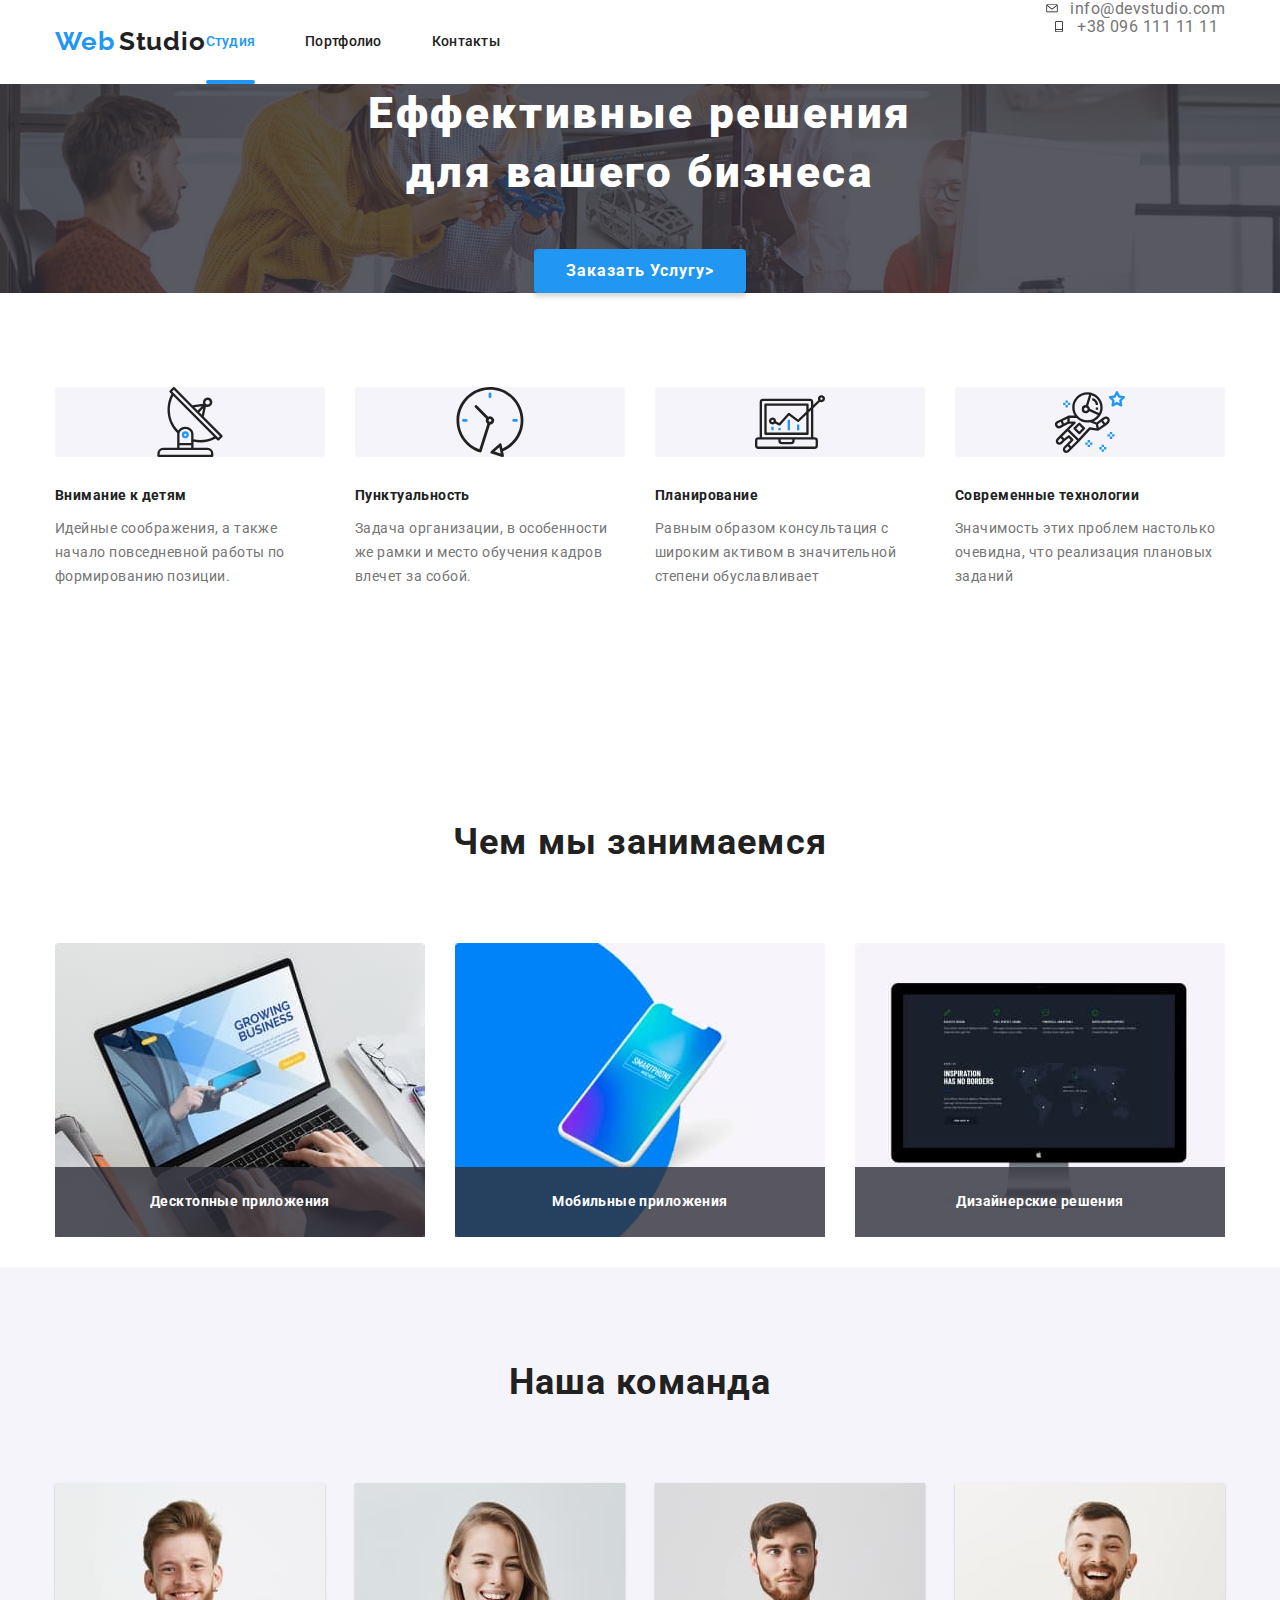
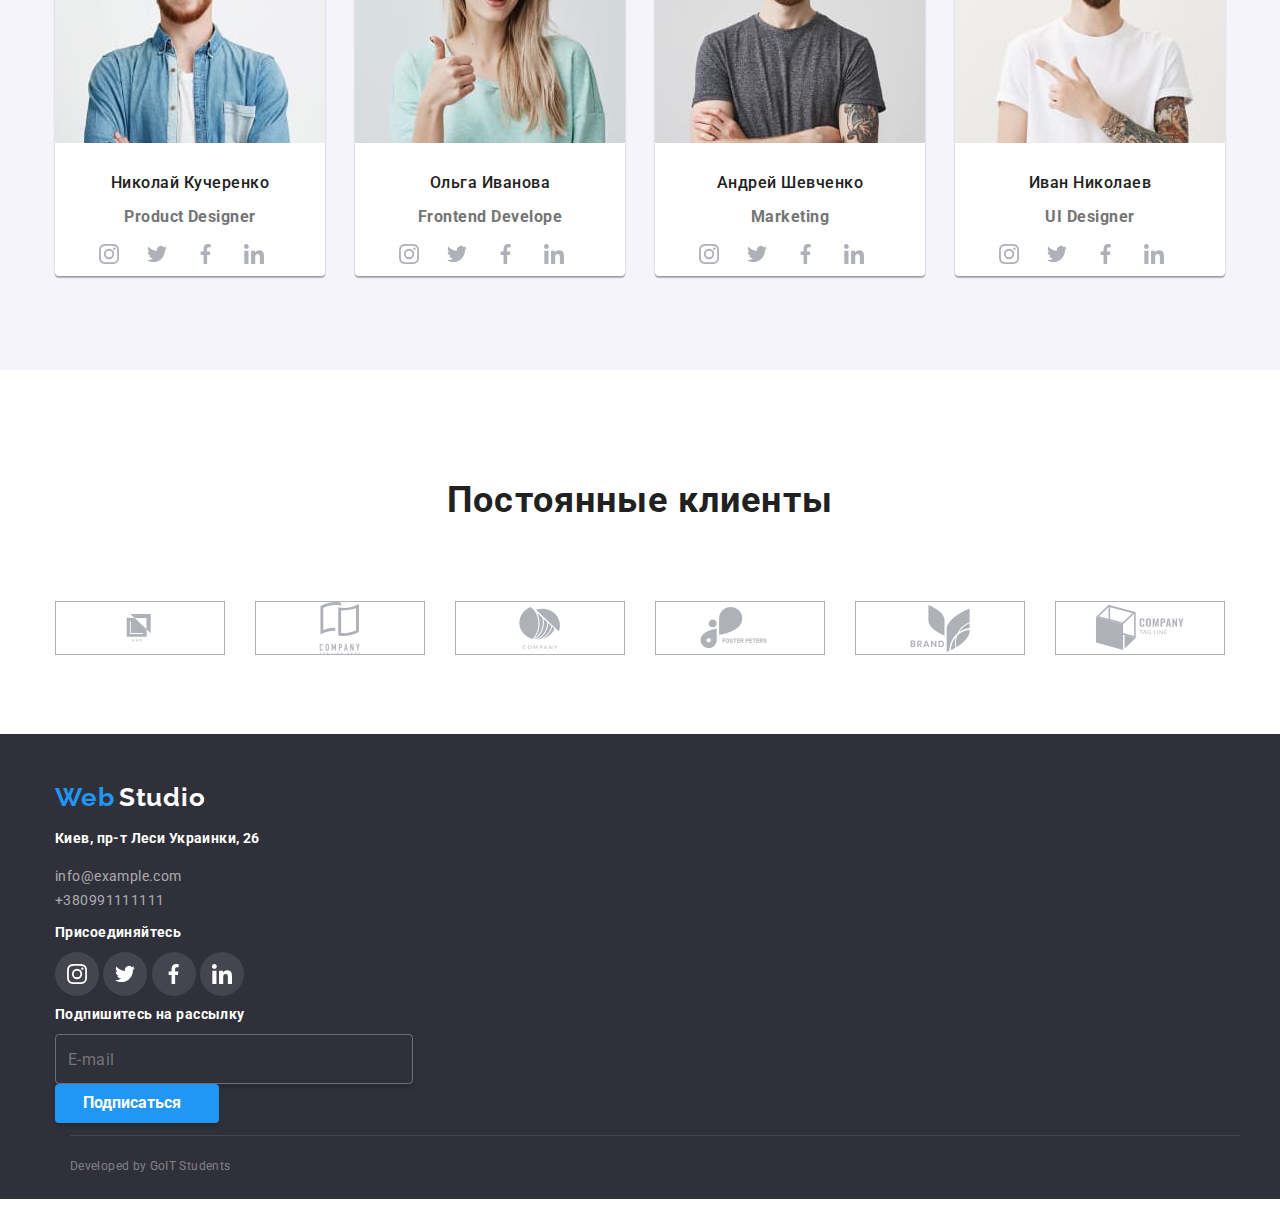
<file: index.html>
<!DOCTYPE html>
<html lang="ru">

<head>
    <link href="https://fonts.googleapis.com/css2?family=Tangerine&display=swap" rel="stylesheet">
    <meta charset="UTF-8" />
    <meta name="viewport" content="width=device-width, initial-scale=1.0" />
    <title>Document</title>
    <link
        href="https://fonts.googleapis.com/css2?family=Raleway:wght@700&family=Roboto:ital,wght@0,400;0,500;0,700;1,900&display=swap"
        rel="stylesheet">
    <link rel="stylesheet"
        href="https://cdnjs.cloudflare.com/ajax/libs/modern-normalize/0.6.0/modern-normalize.min.css">
    <link rel="stylesheet" href="./css/main.min.css">
</head>

<body>
    <!-- Шапка сайта -->

    <header class="container-hero">
        <nav class="container site-nav main">
            
                <a href=""><span class="logo">Web</span>
                    <span class="logo-two">Studio</span></a>
          
            <buttom type="button" class="menu-button is-open" aria-expanded="false" aria-controls="container-menu"
                data-menu-button>
                <svg width="40" height="40" aria-label="Переключатель мобильного меню">
                    <use class="icon-menu" href="./images/sprite.svg#icon-3line"></use>
                    <use class="icon-close" href="./images/sprite.svg#icon-close"></use>
                </svg>
            </buttom>
               
                <div class="container-menu is-open" is="container-menu" data-menu>
                    
                   
                        <ul class="flex ">
                            
                            <li class="flex-link">
                                <a href="" class="link active active-underline">Студия</a>
                            </li>
                            <li class="flex-link">
                                <a href="./portfolio.html" class="link ">Портфолио</a>
                            </li>
                            <li class="flex-link">
                                <a href="" class="link">Контакты</a>
                            </li>
                        </ul>


                  
                        <ul class="left">
                            <li class="right"><a href="mailto:info@devstudio.com" class="link-link">
                                    <svg width="16" height="11.2" class="phone-icon">
                                        <use href="./images/sprite.svg#icon-mail"></use>
                                    </svg>info@devstudio.com</a></li>
                            <li><a href="tel:+380961111111" class="link-link"><svg width="16" height="11.2"
                                        class="phone-icon">
                                        <use href="./images/sprite.svg#icon-phone"></use>
                                    </svg>+38 096 111 11 11</a></li>
                        </ul>
                  
                </div>

            
        </nav>
    </header>

    <main class="">
        <!-- Герой -->
        <section class="section-hero">
            <div class="container">
                <h1 class="hero">Еффективные решения <br>для вашего бизнеса</h1>
                <button data-modal-open class="btn">Заказать Услугу></button>
            </div>


        </section>
        <!-- Преимущества -->
        <section class="sectoin-adnantages"></section>
        <div class="container">
            <ul class="advantages">

                <li class="advants-iten">
                    <div class="foon-iten">
                        <svg width="70" height="70" class="size">
                            <use href="./images/sprite.svg#icon-antenna"></use>
                        </svg>
                    </div>
                    <h2 class="title-name">Внимание к детям</h2>
                    <p class="slogan">
                        Идейные соображения, а также начало повседневной
                        работы по формированию позиции.
                    </p>
                </li>
                <li class="advants-iten icon-clock">
                    <div class="foon-iten">
                        <svg width="70" height="70" class="size">
                            <use href="./images/sprite.svg#icon-clock"></use>
                        </svg>
                    </div>
                    <h2 class="title-name">Пунктуальность</h2>
                    <p class="slogan">
                        Задача организации, в особенности же рамки и место
                        обучения кадров влечет за собой.
                    </p>
                </li>
                <li class="advants-iten icon-diadram ">
                    <div class="foon-iten">
                        <svg width="70" height="70" class="size">
                            <use href="./images/sprite.svg#icon-diagram"></use>
                        </svg>
                    </div>
                    <h2 class="title-name">Планирование</h2>
                    <p class="slogan">
                        Равным образом консультация с широким активом
                        в значительной степени обуславливает
                    </p>
                </li>
                <li class="advants-iten icon-astronaut">
                    <div class="foon-iten">
                        <svg width="70" height="70" class="size">
                            <use href="./images/sprite.svg#icon-astronaut"></use>
                        </svg>
                    </div>
                    <h2 class="title-name">Современные технологии</h2>
                    <p class="slogan">
                        Значимость этих проблем настолько очевидна,
                        что реализация плановых заданий
                    </p>
                </li>
            </ul>
        </div>
        </section>


        <!-- Чем мы занимаемся -->
        <section class="section-doing">
            <div class="container">
                <h2 class="headline">Чем мы занимаемся</h2>
                <ul class="doing">
                    <li class="doing-item">
                        <div class="adv">
                            <img src="./images/Copm.jpg" alt="Copm" width="370">
                            <h3 class="caption">Десктопные приложения</h3>
                        </div>
                    </li>
                    <li class="doing-item">
                        <div class="adv">
                            <img src="./images/Mobileap.jpg" alt="Mobileap" width="370">
                            <h3 class="caption">Мобильные приложения</h3>
                        </div>
                    </li>
                    <li class="doing-item">
                        <div class="adv">
                            <img src="./images/Design.jpg" alt="Design" width="370">
                            <h3 class="caption">Дизайнерские решения</h3>
                        </div>
                    </li>
                </ul>
            </div>
        </section>

        <!-- Team -->
        <section class="team">
            <div class="container">
                <h2 class="headline">Наша команда</h2>
                <ul class="our-team">
                    <li class="team-iten">
                        <img srcset="
                        ./images/kolyax.jpg 450w,
                         ./images/kolya.jpg 354w,
                         ./images/kolya.jpg 270w
                         " 
                         sizes="(min-width: 1200px) 25vw, 
                         (min-width: 768px) 50vw,
                         100vw
                         "
                         src="./images/kolyax.jpg" alt="kolyax" >
                        <h3 class="name">Николай Кучеренко</h3>
                        <h4 class="user">Product Designer</h4>
                        <a href="" class="button-btn icon-position">
                            <svg width="20px" height="20px">
                                <use href="./images/sprite.svg#icon-instagram"></use>
                            </svg>
                        </a>
                        <a href="" class="button-btn">
                            <svg class="icon-btn" width="20px" height="20px">
                                <use href="./images/sprite.svg#icon-twitter"></use>
                            </svg>
                        </a>
                        <a href="" class="button-btn">
                            <svg width="20px" height="20px">
                                <use href="./images/sprite.svg#icon-facebook"></use>
                            </svg>
                        </a>
                        <a href="" class="button-btn">
                            <svg width="20px" height="20px">
                                <use href="./images/sprite.svg#icon-linkedin"></use>
                            </svg>
                        </a>

                    </li>
                    <li class="team-iten">
                        <img srcset="
                        ./images/olgax.jpg 450w,
                         ./images/olga.jpg 354w,
                         ./images/olga.jpg 270w
                         " 
                         sizes="(min-width: 1200px) 25vw, 
                         (min-width: 768px) 50vw,
                         100vw
                         "
                         src="./images/olgax.jpg" alt="olgax" >
                        <h3 class="name">Ольга Иванова</h3>
                        <h4 class="user">Frontend Develope</h4>
                        <a href="" class="button-btn icon-position">
                            <svg width="20px" height="20px">
                                <use href="./images/sprite.svg#icon-instagram"></use>
                            </svg>
                        </a>
                        <a href="" class="button-btn">
                            <svg width="20px" height="20px">
                                <use href="./images/sprite.svg#icon-twitter"></use>
                            </svg>
                        </a>
                        <a href="" class="button-btn">
                            <svg width="20px" height="20px">
                                <use href="./images/sprite.svg#icon-facebook"></use>
                            </svg>
                        </a>
                        <a href="" class="button-btn" width="20px" height="20px">
                            <svg width="20px" height="20px">
                                <use href="./images/sprite.svg#icon-linkedin"></use>
                            </svg>
                        </a>

                    </li>
                    <li class="team-iten">
                        <img srcset="
                        ./images/andryx.jpg 450w,
                         ./images/andry.jpg 354w,
                         ./images/andry.jpg 270w
                         " 
                         sizes="(min-width: 1200px) 25vw, 
                         (min-width: 768px) 50vw,
                         100vw
                         "
                         src="./images/andryx.jpg" alt="andryx" >
                        <h3 class="name">Андрей Шевченко</h3>
                        <h4 class="user">Marketing</h4>
                        <a href="" class="button-btn icon-position">
                            <svg width="20px" height="20px">
                                <use href="./images/sprite.svg#icon-instagram"></use>
                            </svg>
                        </a>
                        <a href="" class="button-btn">
                            <svg width="20px" height="20px">
                                <use href="./images/sprite.svg#icon-twitter"></use>
                            </svg>
                        </a>
                        <a href="" class="button-btn">
                            <svg width="20px" height="20px">
                                <use href="./images/sprite.svg#icon-facebook"></use>
                            </svg>
                        </a>
                        <a href="" class="button-btn">
                            <svg width="20px" height="20px">
                                <use href="./images/sprite.svg#icon-linkedin"></use>
                            </svg>
                        </a>

                    </li>
                    <li class="team-iten">
                        <img srcset="
                        ./images/ivanx.jpg 450w,
                         ./images/ivan.jpg 354w,
                         ./images/ivan.jpg 270w
                         " 
                         sizes="(min-width: 1200px) 25vw, 
                         (min-width: 768px) 50vw,
                         100vw
                         "
                         src="./images/ivanx.jpg" alt="ivanx" >
                        <h3 class="name">Иван Николаев</h3>
                        <h4 class="user">UI Designer</h4>
                        <a href="" class="button-btn icon-position" width="20px" height="20px">
                            <svg width="20px" height="20px">
                                <use href="./images/sprite.svg#icon-instagram"></use>
                            </svg>
                        </a>
                        <a href="" class="button-btn">
                            <svg width="20px" height="20px">
                                <use href="./images/sprite.svg#icon-twitter"></use>
                            </svg>
                        </a>
                        <a href="" class="button-btn">
                            <svg width="20px" height="20px">
                                <use href="./images/sprite.svg#icon-facebook"></use>
                            </svg>
                        </a>
                        <a href="" class="button-btn">
                            <svg width="20px" height="20px">
                                <use href="./images/sprite.svg#icon-linkedin"></use>
                            </svg>
                        </a>
                    </li>
                </ul>
            </div>
        </section>
        <!-- Постоянные клиенты -->
        <section class="clients">
            <div class="container">
                <h2 class="headline">Постоянные клиенты</h2>
                <ul class="container-clients">

                    <a href="" class="clients-item">
                        <svg widht="44.27px" height="29.23px">
                            <use href=./images/sprite.svg#icon-logo-1></use>
                        </svg>
                    </a>
                    <a href="" class="clients-item">
                        <svg widht="40px" height="52px">
                            <use href=./images/sprite.svg#icon-logo-2></use>
                        </svg>
                    </a>
                    <a href="" class="clients-item">
                        <svg widht="41px" height="42.6px">
                            <use href=./images/sprite.svg#icon-logo-3></use>
                        </svg>
                    </a>
                    <a href="" class="clients-item">
                        <svg class="logo-four" widht="79.66px" height="42.02px">
                            <use href=./images/sprite.svg#icon-logo-4></use>
                        </svg>
                    </a>
                    <a href="" class="clients-item">
                        <svg widht="59px" height="47px">
                            <use href=./images/sprite.svg#icon-logo-5></use>
                        </svg>
                    </a>
                    <a href="" class="clients-item">
                        <svg widht="88.48px" height="45.44px">
                            <use href=./images/sprite.svg#icon-logo-6></use>
                        </svg>
                    </a>
                </ul>
            </div>
        </section>
    </main>


    <!-- Футер -->
    <footer class="footer">
        <div class="container">
            <div class="footer-container">
                <ul class="footer-icon">
                    <li> <a href=""><span class="logo">Web</span>
                            <span class="logo-tree">Studio</span></a>
                    </li>
                    <li>
                        <h3 class="footer-text">Киев, пр-т Леси Украинки, 26</h3>
                    </li>
                    <li><a href="info@example.com" class="footer-link">info@example.com</a></li>
                    <li><a href="+380991111111" class="footer-link number">+380991111111</a></li>
                </ul>

                <ul class="footer-icon">
                    <li>
                        <h2 class="join">Присоединяйтесь</h2>
                    </li>
                    <div clas="">
                        <a href="" class="button-btn icon-color" width="20px" height="20px">
                            <svg class="icon-btn link-color" width="20px" height="20px">
                                <use href="./images/sprite.svg#icon-instagram"></use>
                            </svg>
                        </a>
                        <a href="" class="button-btn icon-color">
                            <svg class="icon-btn link-color" width="20px" height="20px">
                                <use href="./images/sprite.svg#icon-twitter"></use>
                            </svg>
                        </a>
                        <a href="" class="button-btn icon-color">
                            <svg class="icon-btn link-color" width="20px" height="20px">
                                <use href="./images/sprite.svg#icon-facebook"></use>
                            </svg>
                        </a>
                        <a href="" class="button-btn icon-color">
                            <svg class="icon-btn link-color" width="20px" height="20px">
                                <use href="./images/sprite.svg#icon-linkedin"></use>
                            </svg>
                        </a></div>
                </ul>
                <form class="footer-form" autocomplete="off">
                    <ul class="hi">
                        <H2 class="mailing">Подпишитесь на рассылку</H2>
                        <!-- <a href="" class="footer-mail">E-mail</a> -->
                        <div class="form-footer">
                            <label for="mail"></label>
                            <input type="mail" name="mail" id="mail" placeholder="E-mail" required>
                        </div>
                    </ul>
                    <button class="footer-button">Подписаться</button>
                </form>
                <!-- <a class="footer-button">
                    Подписаться
                </a> -->
            </div>

            <div class="container">
                <p class="copywriting">Developed by GoIT Students</p>
            </div>
        </div>
    </footer>

    <!-- модальное окно -->

    <div data-modal class="backdrop is-hidden">
        <div class="data-modal">
            <form class="form  js-speaker-form" autocomplete="off">
                <b class="modal-title">Оставьте свои данные, мы вам перезвоним</b>
                <div class="modal-form">
                    <input class="form-input" placeholder=" " type="name" name="name" id="name" required>
                    <label class="form-label" for="name">Имя</label>
                    <svg class="icon-input" width="12" height="12">
                        <use href="./images/sprite.svg#icon-person">...</use>
                    </svg>
                </div>
                <div class="modal-form">
                    <input class="form-input" placeholder=" " type="tel" name="name" id="tel" required>
                    <label class="form-label" for="tel">Телефон</label>
                    <svg class="icon-input" width="13" height="13">
                        <use href="./images/sprite.svg#icon-blackphone">...</use>
                    </svg>
                </div>
                <div class="modal-form">
                    <input class="form-input" placeholder=" " type="mail" name="name" id="mail" required>
                    <label class="form-label" for="mail">Почта</label>
                    <svg class="icon-input" width="15" height="12">
                        <use href="./images/sprite.svg#icon-blackmail">...</use>
                    </svg>
                </div>
                <div class="modal-form">
                    <textarea class="comment" name="comment" id="comment" cols="6" rows="6" placeholder=" ">
                     </textarea>
                    <label class="form-comment" placeholder=" " for="comment">Комментарий</label>
                </div>

                <div class="modal-policy">
                    <label class="label">
                        <input class="checkbox" type="checkbox" name="term">
                        <span class="checkbox-icon"></span><span class="text-policy">Соглашаюсь с рассылкой и принимаю
                        </span>
                        <a class="link-policy" href="">Условия договора</a>
                    </label>
                </div>
                <button tupe="submit" class="modal-btn">Отправить</button>
            </form>
            <button data-modal-close tupe="submit" class="close-btn">
                <svg width="11" height="11">
                    <use href="./images/sprite.svg#icon-xxx"></use>
                </svg>
            </button>
        </div>

    </div>

    <!-- js baby -->
    <script>
        (() => {
            document
                .querySelector('.js-speaker-form')
                .addEventListener('submit', e => {
                    e.preventDefault();

                    new FormData(e.currentTarget).forEach((value, name) =>
                        console.log(`${name}: ${value}`),
                    );

                    e.currentTarget.reset();
                });
        })();
    </script>
    <script src="./js/modal.js"></script>
</body>

</html>
</file>
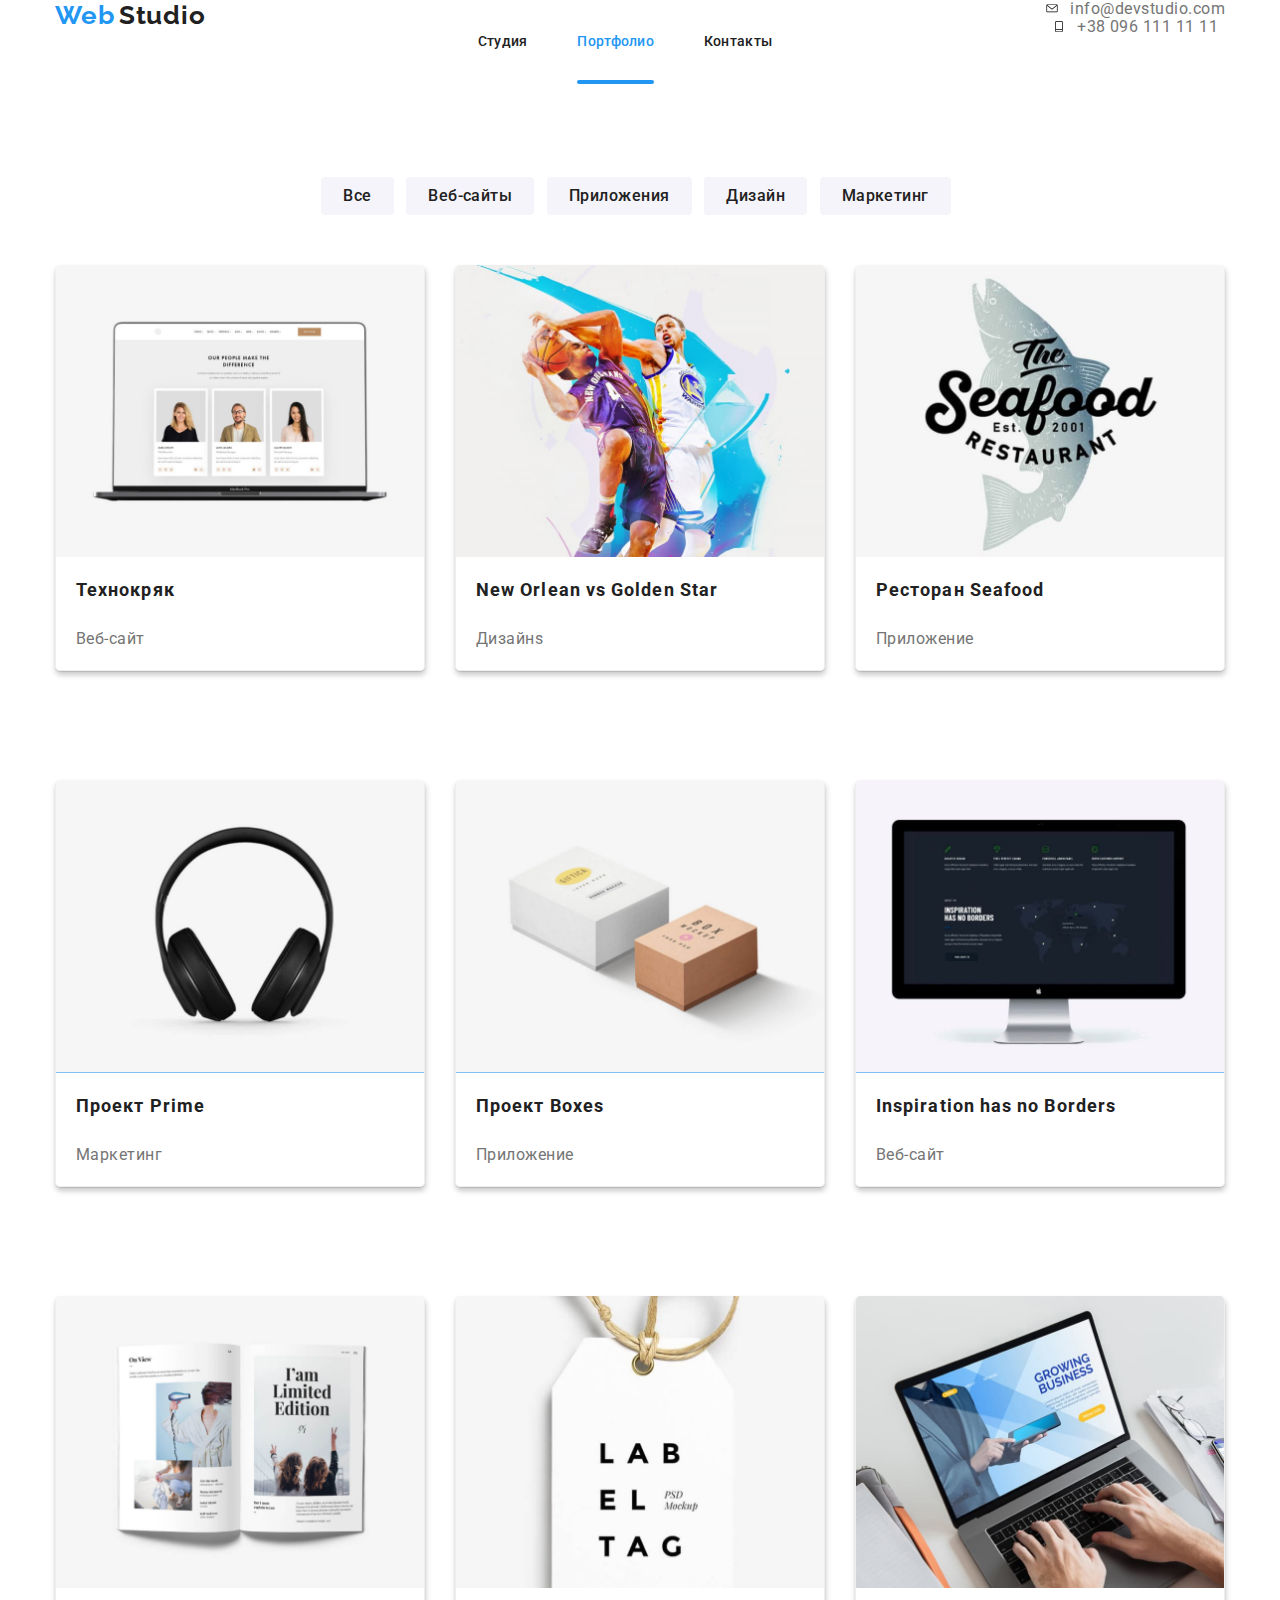
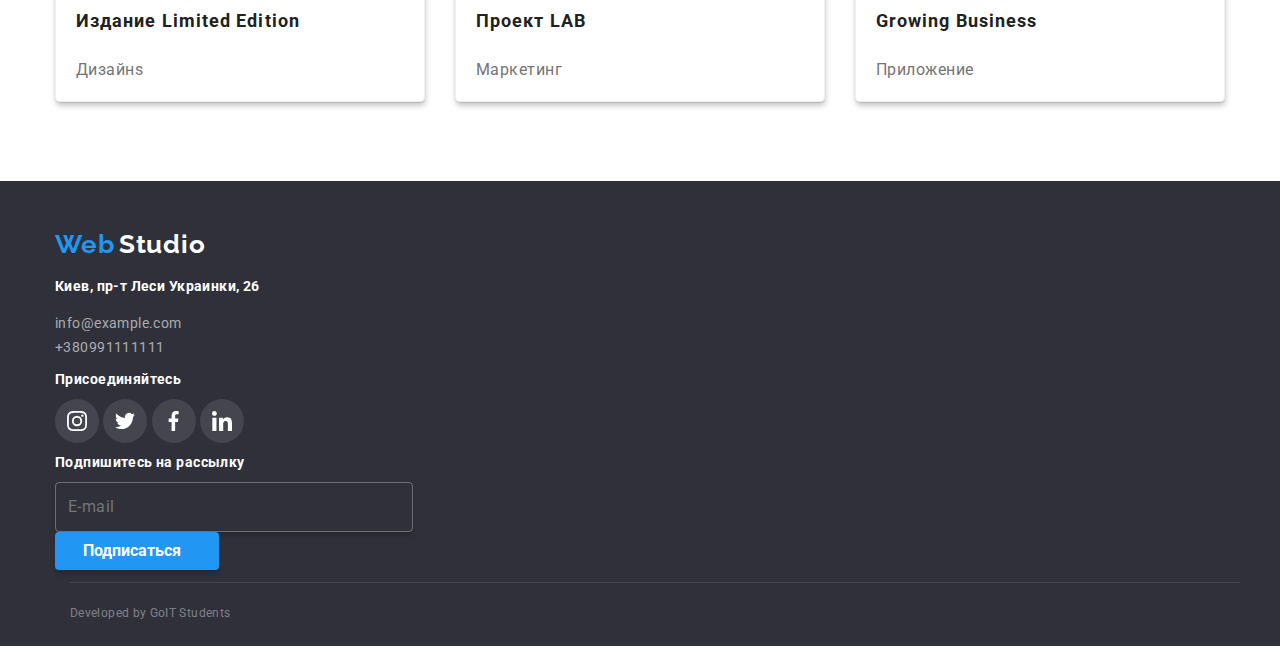
<file: portfolio.html>
<!DOCTYPE html>
<html lang="ru">

<head>
  <meta charset="UTF-8">
  <meta name="viewport" content="width=device-width, initial-scale=1.0">
  <title>Document</title>
  <link
    href="https://fonts.googleapis.com/css2?family=Raleway:wght@700&family=Roboto:ital,wght@0,400;0,500;0,700;1,900&display=swap"
    rel="stylesheet">
  <link rel="stylesheet" href="https://cdnjs.cloudflare.com/ajax/libs/modern-normalize/0.6.0/modern-normalize.min.css">
  <link rel="stylesheet" href="./css/main.min.css">
</head>

<body>
  <header class="container-hero">
    <nav class="container site-nav main">

        <buttom type="button" class="menu-button is-open" aria-expanded="false" aria-controls="container-menu"
            data-menu-button>
            <svg width="40" heigth="40" aria-label="Переключатель мобильного меню">
                <use class="icon-menu" href="./images/sprite.svg#icon-3line"></use>
                <use class="icon-close" href="./images/sprite.svg#icon-close"></use>
            </svg>
        </buttom>
           
            <div class="container-menu is-open" is="container-menu" data-menu>
                <a href=""><span class="logo">Web</span>
                    <span class="logo-two">Studio</span></a>
               
                    <ul class="flex ">
                        <li class="flex-link">
                            <a href="./index.html" class="link">Студия</a>
                        </li>
                        <li class="flex-link">
                            <a href="" class="link active active-underline">Портфолио</a>
                        </li>
                        <li class="flex-link">
                            <a href="" class="link">Контакты</a>
                        </li>
                    </ul>


              
                    <ul class="left">
                        <li class="right"><a href="mailto:info@devstudio.com" class="link-link">
                                <svg width="16" height="11.2" class="phone-icon">
                                    <use href="./images/sprite.svg#icon-mail"></use>
                                </svg>info@devstudio.com</a></li>
                        <li><a href="tel:+380961111111" class="link-link"><svg width="16" height="11.2"
                                    class="phone-icon">
                                    <use href="./images/sprite.svg#icon-phone"></use>
                                </svg>+38 096 111 11 11</a></li>
                    </ul>
              
            </div>

        
    </nav>
</header>
  <main>
    <!-- навигация по проектам   -->


    <section>
      <div class="container">
        <h1 class="visually-hidden">навигация по проектам</h1>
        <div class="buttom-iten">
          <button type="button" class="button"> Все</button>
          <button type="button" class="button">Веб-сайты</button>
          <button type="button" class="button">Приложения</button>
          <button type="button" class="button">Дизайн</button>
          <button type="button" class="button">Маркетинг</button>
        </div>
      </div>
    </section>

    <!--  проекты    -->
    <h1 class="visually-hidden">Проеткы</h1>
    <section>
      <div class="container">

        <ul class="flex-container">
          <li class="flex-element">

            <div class="features">
              <div class="container-text">
                <p class="text">
                  Технокряк это современная площадка распространения коронавируса.
                  Компании используют эту платформу для цифрового шпионажа и атак
                  на защищённые сервера конкурентов.
                </p>
              </div>
              <img class="img" srcset="
              ./images/groupx.jpg 450w,
               ./images/group.jpg 354w,
               ./images/group.jpg 370w
               " 
               sizes="(min-width: 1200px) 33vw, 
               (min-width: 768px) 50vw,
               100vw
               "
               src="./images/groupx.jpg" alt="groupx">
            </div>
            <h2 class="name-project">Технокряк</h2>
            <p class="project">Веб-сайт</p>


          </li>
          <li class="flex-element">

            <div class="features">
              <div class="container-text">
                <p class="text">
                  Технокряк это современная площадка распространения коронавируса.
                  Компании используют эту платформу для цифрового шпионажа и атак
                  на защищённые сервера конкурентов.
                </p>
              </div>
              <img class="img" srcset="
              ./images/bascketx.jpg 450w,
               ./images/bascket.jpg 354w,
               ./images/bascket.jpg 370w
               " 
               sizes="(min-width: 1200px) 33vw, 
               (min-width: 768px) 50vw,
               100vw
               "
               src="./images/bascket.jpg" alt="bascketx">
            </div>
            <h2 class="name-project">New Orlean vs Golden Star</h2>
            <p class="project">Дизайнs</p>


          </li>
          <li class="flex-element">

            <div class="features">
              <div class="container-text">
                <p class="text">
                  Технокряк это современная площадка распространения коронавируса.
                  Компании используют эту платформу для цифрового шпионажа и атак
                  на защищённые сервера конкурентов.
                </p>
              </div>
              <img class="img" srcset="
              ./images/seafoodx.jpg 450w,
               ./images/seafood.jpg 354w,
               ./images/seafood.jpg 370w
               " 
               sizes="(min-width: 1200px) 33vw, 
               (min-width: 768px) 50vw,
               100vw
               "
               src="./images/seafood.jpg" alt="seafoodx">
            </div>
            <h2 class="name-project">Ресторан Seafood</h2>
            <p class="project">Приложение</p>


          </li>
          <li class="flex-element">

            <div class="features">
              <div class="container-text">
                <p class="text">
                  Технокряк это современная площадка распространения коронавируса.
                  Компании используют эту платформу для цифрового шпионажа и атак
                  на защищённые сервера конкурентов.
                </p>
              </div>
              <img class="img" srcset="
              ./images/headphonx.jpg 450w,
               ./images/headphon.jpg 354w,
               ./images/headphon.jpg 370w
               " 
               sizes="(min-width: 1200px) 33vw, 
               (min-width: 768px) 50vw,
               100vw
               "
               src="./images/headphon.jpg" alt="headphonx">
            </div>
            <h2 class="name-project">Проект Prime</h2>
            <p class="project">Маркетинг</p>


          </li>
          <li class="flex-element">

            <div class="features">
              <div class="container-text">
                <p class="text">
                  Технокряк это современная площадка распространения коронавируса.
                  Компании используют эту платформу для цифрового шпионажа и атак
                  на защищённые сервера конкурентов.
                </p>
              </div>
              <img class="img" srcset="
              ./images/boxesx.jpg 450w,
               ./images/boxes.jpg 354w,
               ./images/boxes.jpg 370w
               " 
               sizes="(min-width: 1200px) 33vw, 
               (min-width: 768px) 50vw,
               100vw
               "
               src="./images/boxes.jpg" alt="boxesx">
            </div>
            <h2 class="name-project">Проект Boxes</h2>
            <p class="project">Приложение</p>


          </li>
          <li class="flex-element">

            <div class="features">
              <div class="container-text">
                <p class="text">
                  Технокряк это современная площадка распространения коронавируса.
                  Компании используют эту платформу для цифрового шпионажа и атак
                  на защищённые сервера конкурентов.
                </p>
              </div>
              <img class="img" srcset="
              ./images/bordersx.jpg 450w,
               ./images/borders.jpg 354w,
               ./images/borders.jpg 370w
               " 
               sizes="(min-width: 1200px) 33vw, 
               (min-width: 768px) 50vw,
               100vw
               "
               src="./images/borders.jpg" alt="bordersx">
            </div>
            <h2 class="name-project">Inspiration has no Borders</h2>
            <p class="project">Веб-сайт</p>

          </li>
          <li class="flex-element">

            <div class="features">
              <div class="container-text">
                <p class="text">
                  Технокряк это современная площадка распространения коронавируса.
                  Компании используют эту платформу для цифрового шпионажа и атак
                  на защищённые сервера конкурентов.
                </p>
              </div>
              <img class="img" srcset="
              ./images/limitedx.jpg 450w,
               ./images/limited.jpg 354w,
               ./images/limited.jpg 370w
               " 
               sizes="(min-width: 1200px) 33vw, 
               (min-width: 768px) 50vw,
               100vw
               "
               src="./images/limited.jpg" alt="limitedx">
            </div>
            <h2 class="name-project">Издание Limited Edition</h2>
            <p class="project">Дизайнs</p>


          </li>
          <li class="flex-element">

            <div class="features">
              <div class="container-text">
                <p class="text">
                  Технокряк это современная площадка распространения коронавируса.
                  Компании используют эту платформу для цифрового шпионажа и атак
                  на защищённые сервера конкурентов.
                </p>
              </div>
              <img class="img" srcset="
              ./images/labx.jpg 450w,
               ./images/lab.jpg 354w,
               ./images/lab.jpg 370w
               " 
               sizes="(min-width: 1200px) 33vw, 
               (min-width: 768px) 50vw,
               100vw
               "
               src="./images/lab.jpg" alt="labx">
            </div>
            <h2 class="name-project">Проект LAB</h2>
            <p class="project">Маркетинг</p>


          </li>
          <li class="flex-element">

            <div class="features">
              <div class="container-text">
                <p class="text">
                  Технокряк это современная площадка распространения коронавируса.
                  Компании используют эту платформу для цифрового шпионажа и атак
                  на защищённые сервера конкурентов.
                </p>
              </div>
              <img class="img" srcset="
              ./images/laptopx.jpg 450w,
               ./images/laptop.jpg 354w,
               ./images/laptop.jpg 370w
               " 
               sizes="(min-width: 1200px) 33vw, 
               (min-width: 768px) 50vw,
               100vw
               "
               src="./images/laptop.jpg" alt="laptopx">
            </div>
            <h2 class="name-project">Growing Business</h2>
            <p class="project">Приложение</p>


          </li>
        </ul>

      </div>
    </section>

  </main>

  <footer class="footer">
    <div class="container">
      <div class="footer-container">
        <ul>
          <li> <a href=""><span class="logo">Web</span>
              <span class="logo-tree">Studio</span></a>
          </li>
          <li>
            <h3 class="footer-text">Киев, пр-т Леси Украинки, 26</h3>
          </li>
          <li><a href="info@example.com" class="footer-link">info@example.com</a></li>
          <li><a href="+380991111111" class="footer-link number">+380991111111</a></li>
        </ul>

        <ul class="footer-icon">
          <li>
            <h2 class="join">Присоединяйтесь</h2>
          </li>
          <div clas="">
            <a href="" class="button-btn icon-color" width="20px" height="20px">
              <svg class="icon-btn link-color" width="20px" height="20px">
                <use href="./images/sprite.svg#icon-instagram"></use>
              </svg>
            </a>
            <a href="" class="button-btn icon-color">
              <svg class="icon-btn link-color" width="20px" height="20px">
                <use href="./images/sprite.svg#icon-twitter"></use>
              </svg>
            </a>
            <a href="" class="button-btn icon-color">
              <svg class="icon-btn link-color" width="20px" height="20px">
                <use href="./images/sprite.svg#icon-facebook"></use>
              </svg>
            </a>
            <a href="" class="button-btn icon-color">
              <svg class="icon-btn link-color" width="20px" height="20px">
                <use href="./images/sprite.svg#icon-linkedin"></use>
              </svg>
            </a></div>
        </ul>
        <form class="footer-form" autocomplete="off">
          <ul class="hi">
            <H2 class="mailing">Подпишитесь на рассылку</H2>
            <!-- <a href="" class="footer-mail">E-mail</a> -->
            <div class="form-footer">
              <label for="mail"></label>
              <input type="mail" name="mail" id="mail" placeholder="E-mail" required>
            </div>
          </ul>
          <button class="footer-button">Подписаться</button>
        </form>
        <!-- <a class="footer-button">
                Подписаться
            </a> -->
      </div>

      <div class="container">
        <p class="copywriting">Developed by GoIT Students</p>
      </div>
    </div>
  </footer>
</body>


</html>
</file>
<file: css/main.min.css>
ul{list-style:none;padding:0px;margin:0px}body{color:var(--primary-background-color);font-family:Roboto, sans-serif;letter-spacing:0.03em}a{text-decoration:none}textarea{resize:none}img{display:block;width:100%;height:auto}.visually-hidden{position:absolute;width:1px;height:1px;margin:-1px;border:0;padding:0;clip:rect(0 0 0 0);overflow:hidden}.container{padding-left:15px;padding-right:15px;margin-left:auto;margin-right:auto}@media screen and (min-width: 480px){.container{width:480px}}@media screen and (min-width: 768px){.container{width:768px}}@media screen and (min-width: 1200px){.container{width:1200px}}@media screen and (min-width: 480px){.flex{display:-webkit-box;display:-ms-flexbox;display:flex;margin:-25px}}@media screen and (min-width: 480px){.flex-link{width:calc((100% - 3 * 50) / 3);margin:25px}}.container{margin-left:auto;margin-right:auto}.logo{font-family:Raleway;font-weight:700;font-size:26px;line-height:1.2;letter-spacing:0.03em;color:#2196f3}.logo-two{font-family:Raleway;font-weight:700;font-size:26px;line-height:1.2;letter-spacing:0.03em;color:#212121}.link{display:block;padding-top:32px;padding-bottom:32px;position:relative}@media screen and (max-width: 479px){.link{display:inline-block}}.link:active{font-weight:500;font-size:14px;line-height:1.14;letter-spacing:0.02em;display:inline-block}.link::after{position:absolute;left:0;bottom:0;content:'';display:block;width:100%;height:4px;border-radius:2px;background-color:#2196f3;opacity:0;-webkit-transition:opacity 250ms cubic-bezier(0.4, 0, 0.2, 1);transition:opacity 250ms cubic-bezier(0.4, 0, 0.2, 1)}.link:hover::after{opacity:1}.site-nav:hover,.site-nav:focus{color:#2196f3}@media screen and (max-width: 767px){.site-nav{position:relative;display:-webkit-box;display:-ms-flexbox;display:flex;-webkit-box-pack:justify;-ms-flex-pack:justify;justify-content:space-between;-webkit-box-align:center;-ms-flex-align:center;align-items:center;height:60px}}.site-nav .link{color:#212121;font-weight:500;font-size:14px;line-height:1.4;letter-spacing:0.02em}.link-link:visited{color:#757575}.link-link:hover{color:#2196f3;fill:#2196f3}.link.active{color:#2196f3}.active-underline::after{content:'';bottom:0;position:absolute;display:block;width:100%;height:4px;border-radius:2px;background-color:#2196f3;opacity:1}.link-link{color:#757575;display:inline-block}.menu-button{display:iline-flex;top:0;right:0;border:none;padding:0;margin:0;background-color:transparent}.menu-button .icon-close{display:none}@media screen and (min-width: 480px){.menu-button{display:none}}.menu-button.is-open .icon-close{display:block}.menu-button:hover,.menu-button:focus{fill:#2196f3}.menu-button.is-open .icon-menu{display:none}.container-menu{text-align:center;background-color:#fff}@media screen and (max-width: 478px){.container-menu{position:absolute;top:100%;display:none;left:0;width:100%}.container-menu.is-open{display:block}}@media screen and (min-width: 480px){.container-menu{display:-webkit-box;display:-ms-flexbox;display:flex;-webkit-box-flex:1;-ms-flex-positive:1;flex-grow:1;-webkit-box-pack:justify;-ms-flex-pack:justify;justify-content:space-between}}@media screen and (min-width: 480px){.main{display:-webkit-box;display:-ms-flexbox;display:flex;-webkit-box-align:center;-ms-flex-align:center;align-items:center}}.phone-icon{margin-right:10px;color:#757575}.section-hero{background-image:-webkit-gradient(linear, left top, right top, from(rgba(47,48,58,0.8)), to(rgba(47,48,58,0.8))),url(../images/header.jpg);background-image:linear-gradient(to right, rgba(47,48,58,0.8), rgba(47,48,58,0.8)),url(../images/header.jpg);background-repeat:no-repeat;background-position:center;background-size:cover;text-align:center}.btn{padding:10px 32px;min-width:130px;-webkit-box-shadow:0px 4px 4px rgba(0,0,0,0.15);box-shadow:0px 4px 4px rgba(0,0,0,0.15);border-radius:4px;border:transparent;background-color:#2196f3;color:#fff;cursor:pointer;font-weight:700;font-size:16px;line-height:1.5;text-align:center;text-decoration:none;font-weight:700;letter-spacing:0.06em}.hero{-ms-flex-wrap:wrap;flex-wrap:wrap;margin-top:0px;margin-bottom:46px;color:#fff;text-align:center;font-weight:900;font-size:44px;line-height:1.36;letter-spacing:0.06em}.advantages{padding-top:94px;padding-bottom:94px}@media screen and (min-width: 768px){.advantages{-ms-flex-wrap:wrap;flex-wrap:wrap;display:-webkit-box;display:-ms-flexbox;display:flex;margin:-15px}}@media screen and (min-width: 768px){.advants-iten{width:calc((100% - 2 * 30px) / 2);margin:15px}}@media screen and (min-width: 1200px){.advants-iten{width:calc((100% - 4 * 30px) / 4);margin:15px}}@media screen and (max-width: 766px){.advants-iten{margin-top:60px}}.avants-iten::before{content:"";background-size:contain;background-repeat:no-repeat;background-position:center}.title-name{margin-top:30px;margin-bottom:10px;font-family:Roboto;font-weight:700;font-size:14px;line-height:1, 15;letter-spacing:0.03em;color:#212121}.slogan{font-family:Roboto;font-size:14px;line-height:1.71;color:#757575}.foon-iten{display:-webkit-box;display:-ms-flexbox;display:flex;-webkit-box-pack:center;-ms-flex-pack:center;justify-content:center;-webkit-box-align:center;-ms-flex-align:center;align-items:center;background:#f5f4fa;border-radius:4px}@media (max-width: 1199px){.section-doing{display:none;padding-top:94px;padding-bottom:94px}}.doing{display:-webkit-box;display:-ms-flexbox;display:flex;-ms-flex-wrap:wrap;flex-wrap:wrap}.doing-item{width:370px;margin-right:30px}.doing-iten{width:calc((100% - 60px) / 3)}.doing-item:nth-child(3n){margin-right:0px}.headline{padding-top:94px;padding-bottom:50px;font-family:Roboto;color:#212121;font-weight:700;font-size:36px;line-height:1.17;letter-spacing:0.03em;text-align:center}.caption{display:-webkit-box;display:-ms-flexbox;display:flex;bottom:0;position:absolute;-webkit-box-pack:center;-ms-flex-pack:center;justify-content:center;padding:27px 82px;width:370px;height:70px;background:rgba(47,48,58,0.8);font-weight:700;font-size:14px;line-height:1.14;margin:0;letter-spacing:0.03em;color:#fff}.adv{position:relative}.team{background-color:#f5f4fa}@media screen and (min-width: 768px){.our-team{-ms-flex-wrap:wrap;flex-wrap:wrap;display:-webkit-box;display:-ms-flexbox;display:flex;margin:-15px}}.team-iten{background:#ffffff;-webkit-box-shadow:0px 2px 1px rgba(0,0,0,0.2),0px 1px 1px rgba(0,0,0,0.14),0px 1px 3px rgba(0,0,0,0.12);box-shadow:0px 2px 1px rgba(0,0,0,0.2),0px 1px 1px rgba(0,0,0,0.14),0px 1px 3px rgba(0,0,0,0.12);border-radius:0px 0px 4px 4px}@media screen and (min-width: 768px){.team-iten{width:calc((100% - 2 * 30px) / 2);margin:15px;width:354px}}@media screen and (min-width: 1200px){.team-iten{width:calc((100% - 4 * 30px) / 4);margin:15px;margin-bottom:94px;width:270px}}.name{margin-top:30px;margin-bottom:10px;font-family:Roboto;font-weight:500;font-size:16px;line-height:1.19;letter-spacing:0.03em;color:#212121;display:-webkit-box;display:-ms-flexbox;display:flex;-ms-flex-wrap:wrap;flex-wrap:wrap;-webkit-box-pack:center;-ms-flex-pack:center;justify-content:center}@media screen and (min-width: 768px){.user{margin-top:0px;margin-bottom:0px;display:-webkit-box;display:-ms-flexbox;display:flex;-ms-flex-wrap:wrap;flex-wrap:wrap;-webkit-box-pack:center;-ms-flex-pack:center;justify-content:center;font-family:Roboto;font-size:16px;line-height:1.9;letter-spacing:0.03em;color:#757575}}.button-btn{width:44px;height:44px;padding:0;border-radius:50%;fill:#afb1b8}@media screen and (min-width: 768px){.button-btn{display:-webkit-inline-box;display:-ms-inline-flexbox;display:inline-flex;-webkit-box-align:center;-ms-flex-align:center;align-items:center;-webkit-box-pack:center;-ms-flex-pack:center;justify-content:center}}.button-btn:hover{background:#2196f3;cursor:pointer;fill:white}.icon-position{margin-left:32px}@media screen and (max-width: 766px){.container-clients{-ms-flex-wrap:wrap;flex-wrap:wrap;display:-webkit-box;display:-ms-flexbox;display:flex;margin:-15px;margin-bottom:60px}}@media screen and (min-width: 768px){.container-clients{-ms-flex-wrap:wrap;flex-wrap:wrap;display:-webkit-box;display:-ms-flexbox;display:flex;margin:-15px;margin-bottom:60px}}@media screen and (min-width: 1200px){.container-clients{margin:-15px;margin-bottom:64px}}.clients-item{border:1px solid #afb1b8;fill:#afb1b8}@media screen and (max-width: 766px){.clients-item{width:calc((100% - 2 * 30px) / 2);margin:15px;display:-webkit-inline-box;display:-ms-inline-flexbox;display:inline-flex;-webkit-box-align:center;-ms-flex-align:center;align-items:center;-webkit-box-pack:center;-ms-flex-pack:center;justify-content:center}}@media screen and (min-width: 768px){.clients-item{width:calc((100% - 3 * 30px) / 3);margin:15px;display:-webkit-inline-box;display:-ms-inline-flexbox;display:inline-flex;-webkit-box-align:center;-ms-flex-align:center;align-items:center;-webkit-box-pack:center;-ms-flex-pack:center;justify-content:center}}@media screen and (min-width: 1200px){.clients-item{width:calc((100% - 6 * 30px) / 6);margin:15px;display:-webkit-inline-box;display:-ms-inline-flexbox;display:inline-flex;-webkit-box-align:center;-ms-flex-align:center;align-items:center;-webkit-box-pack:center;-ms-flex-pack:center;justify-content:center}}.logo-four{fill:#afb1b8}.client-iten:hover:hover{fill:#2196f3;border:1px solid #2196f3}.logo-four:hover{fill:#2196f3}.footer{background:#2f303a}.footer-container{padding-top:48px}.logo-tree{font-family:Raleway;font-weight:700;font-size:26px;line-height:1.2;letter-spacing:0.03em;color:#fff}.footer-text{font-family:Roboto;font-size:14px;line-height:1.71;letter-spacing:0.03em;color:#fff}.footer-link{font-family:Roboto;font-size:14px;line-height:1.71;letter-spacing:0.03em;color:rgba(255,255,255,0.6)}.join{font-weight:700;font-size:14px;line-height:1.1;letter-spacing:0.03em;color:#fff}.copywriting{border-top:1px solid rgba(255,255,255,0.1);padding-top:18px;padding-bottom:21px;font-family:Roboto;font-size:12px;line-height:2;letter-spacing:0.03em;color:rgba(255,255,255,0.4)}.footer-button{margin:0;border:none;padding:10px 28px;font-weight:700;background:#2196f3;color:#fff;-webkit-box-shadow:0px 4px 4px rgba(0,0,0,0.15);box-shadow:0px 4px 4px rgba(0,0,0,0.15);border-radius:4px;cursor:pointer}.hi{text-align:start}.mailing{font-weight:700;font-size:14px;line-height:1.1;letter-spacing:0.03em;color:#fff}.form-footer input{padding:10px 12px;width:358px;height:50px;background-color:rgba(255,255,255,0);border:1px solid rgba(255,255,255,0.3);-webkit-box-shadow:0px 4px 4px rgba(0,0,0,0.15);box-shadow:0px 4px 4px rgba(0,0,0,0.15);border-radius:4px;color:rgba(255,255,255,0.6);font-weight:400;font-size:16px;line-height:1.87;letter-spacing:0.03em}.footer-button::after{content:"";width:20px;height:20px;margin-left:10px;background-image:url(../images/telegram.svg);background-size:contain}.icon-color{background:rgba(255,255,255,0.1)}.link-color{fill:#fff}.footer-mail{font-family:Roboto;font-style:normal;font-weight:normal;font-size:16px;line-height:1.9;letter-spacing:0.03em;border:1px solid rgba(255,255,255,0.3);-webkit-box-sizing:border-box;box-sizing:border-box;-webkit-box-shadow:0px 4px 4px rgba(0,0,0,0.15);box-shadow:0px 4px 4px rgba(0,0,0,0.15);border-radius:4px;color:rgba(255,255,255,0.6)}.buttom-iten{margin-bottom:30px;margin-top:60px}@media screen and (min-width: 768px){.buttom-iten{display:block;-webkit-box-pack:center;-ms-flex-pack:center;justify-content:center;text-align:center}}@media screen and (min-width: 1200px){.buttom-iten{margin-top:93px;margin-bottom:50px}}.button:hover .button:focus{color:#fff;background-color:#2196f3}.button{border:none;margin-right:8px;padding:6px 22px;font-weight:500;font-size:16px;line-height:1.63;letter-spacing:0.03em;background:#f5f4fa;color:#212121;border-radius:4px;cursor:pointer;-webkit-transition:color 250ms cubic-bezier(0.4, 0, 0.2, 1),background-color 250ms cubic-bezier(0.4, 0, 0.2, 1);transition:color 250ms cubic-bezier(0.4, 0, 0.2, 1),background-color 250ms cubic-bezier(0.4, 0, 0.2, 1)}@media screen and (min-width: 768px){.flex-container{display:-webkit-box;display:-ms-flexbox;display:flex;-ms-flex-wrap:wrap;flex-wrap:wrap;margin:-15px}}@media screen and (min-width: 1200px){.flex-container{margin:-15px}}.flex-element{border-radius:5px;overflow:hidden;border:1px solid #eeeeee;-webkit-box-sizing:border-box;box-sizing:border-box;border-top-width:0px;border-bottom-right-radius:5px;border-bottom-left-radius:5px;-webkit-box-shadow:1px 4px 6px rgba(0,0,0,0.16),0px 4px 4px rgba(0,0,0,0.06),0px 1px 1px rgba(0,0,0,0.12);box-shadow:1px 4px 6px rgba(0,0,0,0.16),0px 4px 4px rgba(0,0,0,0.06),0px 1px 1px rgba(0,0,0,0.12)}@media screen and (max-width: 768px){.flex-element{margin-bottom:60px}}@media screen and (min-width: 768px){.flex-element{width:calc((100% - 2 * 30px) / 2);margin:15px;margin-bottom:60px}}@media screen and (min-width: 1200px){.flex-element{width:calc((100% - 3 * 30px) / 3);margin:15px;margin-bottom:94px}}.container-text{opacity:1}.features:hover::before{opacity:1}.features{position:relative;overflow:hidden}.features::before{display:inline-block;position:absolute;content:"";width:100%;height:100%;background-color:rgba(33,150,243,0.9);-webkit-transform:translateY(100%);transform:translateY(100%);-webkit-transition:opacity 250ms cubic-bezier(0.4, 0, 0.2, 1),-webkit-transform 250ms cubic-bezier(0.4, 0, 0.2, 1);transition:opacity 250ms cubic-bezier(0.4, 0, 0.2, 1),-webkit-transform 250ms cubic-bezier(0.4, 0, 0.2, 1);transition:transform 250ms cubic-bezier(0.4, 0, 0.2, 1),opacity 250ms cubic-bezier(0.4, 0, 0.2, 1);transition:transform 250ms cubic-bezier(0.4, 0, 0.2, 1),opacity 250ms cubic-bezier(0.4, 0, 0.2, 1),-webkit-transform 250ms cubic-bezier(0.4, 0, 0.2, 1)}.container-text{display:-webkit-box;display:-ms-flexbox;display:flex;width:100%;top:50%;left:50%;-webkit-transform:translate(-50%, -50%);transform:translate(-50%, -50%);opacity:0}.text{display:-webkit-box;display:-ms-flexbox;display:flex;position:absolute;font-weight:500;font-size:18px;line-height:1.55;letter-spacing:0.03em;overflow:auto;padding:63px 24px;color:#fff}.link-project:hover .container-text{-webkit-transform:translateY(0);transform:translateY(0);opacity:1}.flex-element:hover .features::before{-webkit-transform:translateY(0);transform:translateY(0)}.img{padding:0;margin:0;overflow:hidden}.name-project{-ms-flex-wrap:nowrap;flex-wrap:nowrap;font-weight:700;font-size:18px;padding-left:20px;padding-right:20px;flex-wrap:nowrap;line-height:2;letter-spacing:0.06em;color:#212121}.project{padding-left:20px;font-size:16px;line-height:1.89;letter-spacing:0.03em;color:#757575}.backdrop{position:fixed;top:0;left:0;padding:15px;width:100%;height:100%;opacity:1;visibility:visible;-webkit-transition:opacity 250ms cubic-bezier(0.4, 0, 0.2, 1),visibility 250ms cubic-bezier(0.4, 0, 0.2, 1);transition:opacity 250ms cubic-bezier(0.4, 0, 0.2, 1),visibility 250ms cubic-bezier(0.4, 0, 0.2, 1);background-color:rgba(0,0,0,0.2)}.backdrop.is-hidden{opacity:0;visibility:hidden;pointer-events:none}.modal-form{display:-webkit-box;display:-ms-flexbox;display:flex;position:relative;-webkit-box-orient:vertical;-webkit-box-direction:normal;-ms-flex-direction:column;flex-direction:column}@media screen and (max-width: 1199px){.modal-form{margin-bottom:28px}}@media screen and (min-width: 1200px){.modal-form{margin-bottom:28px}}.modal-form input{margin:0;padding:0;padding:12px 42px;background:#ffffff;border:1px solid rgba(33,33,33,0.2);border-radius:4px}.data-modal{-webkit-transition:-webkit-transform 250ms cubic-bezier(0.4, 0, 0.2, 1);transition:-webkit-transform 250ms cubic-bezier(0.4, 0, 0.2, 1);transition:transform 250ms cubic-bezier(0.4, 0, 0.2, 1);transition:transform 250ms cubic-bezier(0.4, 0, 0.2, 1), -webkit-transform 250ms cubic-bezier(0.4, 0, 0.2, 1);text-align:center;background-color:#fff;-webkit-box-shadow:0px 2px 1px rgba(0,0,0,0.2),0px 1px 1px rgba(0,0,0,0.14),0px 1px 3px rgba(0,0,0,0.12);box-shadow:0px 2px 1px rgba(0,0,0,0.2),0px 1px 1px rgba(0,0,0,0.14),0px 1px 3px rgba(0,0,0,0.12);border-radius:4px}@media screen and (max-width: 1199px){.data-modal{width:450px;padding:40px;margin-left:auto;margin-right:auto}}@media screen and (min-width: 1200px){.data-modal{width:528px;padding:40px;margin-left:auto;margin-right:auto}}.is-hidden .data-modal{-webkit-transform:translate(-50%, -50%) scale(1);transform:translate(-50%, -50%) scale(1)}.modal-title{font-weight:700;font-size:20px;line-height:1.15;text-align:center;letter-spacing:0.03em;color:#212121}@media screen and (max-width: 1199px){.modal-title{margin-bottom:30px;margin-top:40px;display:block}}@media screen and (min-width: 1200px){.modal-title{display:block;margin-top:40px;margin-bottom:30px}}.form-input:focus+.form-label,.form-input:not(:placeholder-shown)+.form-label{border-color:#2196f3;color:#2196f3;-webkit-transform:translate(-25px, -45px);transform:translate(-25px, -45px);border-color:#2196f3;background-origin:border-box}.form-input{width:100%;border-radius:4px;outline:none}.form-input:focus{border:1px solid #2196f3}.form-label{position:absolute;top:50%;left:42px;-webkit-transform:translateY(-50%);transform:translateY(-50%);color:aliceblue;-webkit-transition:-webkit-transform 250ms linear;transition:-webkit-transform 250ms linear;transition:transform 250ms linear;transition:transform 250ms linear, -webkit-transform 250ms linear;color:#757575}.icon-input{position:absolute;top:50%;left:18px;-webkit-transform:translateY(-50%);transform:translateY(-50%)}.form-input:focus ~ .icon-input{fill:#2196f3}.form-comment{position:absolute;top:12px;left:16px;font-size:14px;line-height:1.1;letter-spacing:0.01em;color:#757575}.comment{position:relative;outline:none;padding:12px 16px}.comment:focus{border:1px solid #2196f3}.comment:focus+.form-comment,.comment:not(:placeholder-shown)+.form-comment{color:#2196f3;-webkit-transform:translateY(-34px);transform:translateY(-34px);-webkit-transition:-webkit-transform 250ms linear;transition:-webkit-transform 250ms linear;transition:transform 250ms linear;transition:transform 250ms linear, -webkit-transform 250ms linear}.label{display:-webkit-box;display:-ms-flexbox;display:flex;-webkit-box-align:center;-ms-flex-align:center;align-items:center;margin-left:4px}.checkbox{position:absolute;width:1px;height:1px;margin:-1px;border:0;padding:0;clip:rect(0 0 0 0);overflow:hidden}.checkbox-icon{width:16px;height:15px;margin-right:9px;border-radius:4px;border:2px solid #212121;border-radius:4px}.checkbox:checked+.checkbox-icon{border-color:#2196f3;background-color:#2196f3;background-image:url(../images/icon-check.svg);background-size:contain;background-origin:border-box}.modal-policy .label{font-weight:400;font-size:14px;line-height:1.7;letter-spacing:0.03em;color:#757575}.text-policy{font-size:14px;line-height:2;letter-spacing:0.03em;color:#757575}@media screen and (max-width: 1199px){.text-policy{font-size:12px;line-height:1.7;letter-spacing:0.03em;width:231px}}@media screen and (max-width: 1199px){.link-policy{font-size:12px;line-height:1.7;letter-spacing:0.03em;width:110px;color:#2196f3}}@media screen and (min-width: 1200px){.link-policy{margin-right:5px;color:#2196f3}}.modal-btn{-webkit-box-align:center;-ms-flex-align:center;align-items:center;text-align:center;padding-bottom:40px;width:200px;height:50px;padding:0;border:none;background:#188ce8;-webkit-box-shadow:0px 4px 4px rgba(0,0,0,0.15);box-shadow:0px 4px 4px rgba(0,0,0,0.15);border-radius:4px;cursor:pointer;font-weight:700;font-size:16px;line-height:1.87;letter-spacing:0.06em;color:#fff}@media screen and (max-width: 1199px){.modal-btn{margin-top:31px;margin-bottom:40px}}@media screen and (min-width: 1200px){.modal-btn{margin-top:30px;margin-bottom:40px}}.close-btn{position:absolute;top:0;right:0;-webkit-transform:translate(-20%, 20%);transform:translate(-20%, 20%);display:-webkit-box;display:-ms-flexbox;display:flex;-webkit-box-align:center;-ms-flex-align:center;align-items:center;-webkit-box-pack:center;-ms-flex-pack:center;justify-content:center;width:30px;height:30px;margin:0;padding:0;border:none;cursor:pointer;border-radius:50%;background:#fff;-webkit-box-shadow:0px 2px 1px rgba(0,0,0,0.2),0px 1px 1px rgba(0,0,0,0.14),0px 1px 3px rgba(0,0,0,0.12);box-shadow:0px 2px 1px rgba(0,0,0,0.2),0px 1px 1px rgba(0,0,0,0.14),0px 1px 3px rgba(0,0,0,0.12)}.close-btn:hover{-webkit-transform:rotate3d(2, 2, 2, 100deg);transform:rotate3d(2, 2, 2, 100deg);-webkit-transition:-webkit-transform 250ms cubic-bezier(0.4, 0, 0.2, 1);transition:-webkit-transform 250ms cubic-bezier(0.4, 0, 0.2, 1);transition:transform 250ms cubic-bezier(0.4, 0, 0.2, 1);transition:transform 250ms cubic-bezier(0.4, 0, 0.2, 1), -webkit-transform 250ms cubic-bezier(0.4, 0, 0.2, 1)}
/*# sourceMappingURL=main.min.css.map */
</file>
